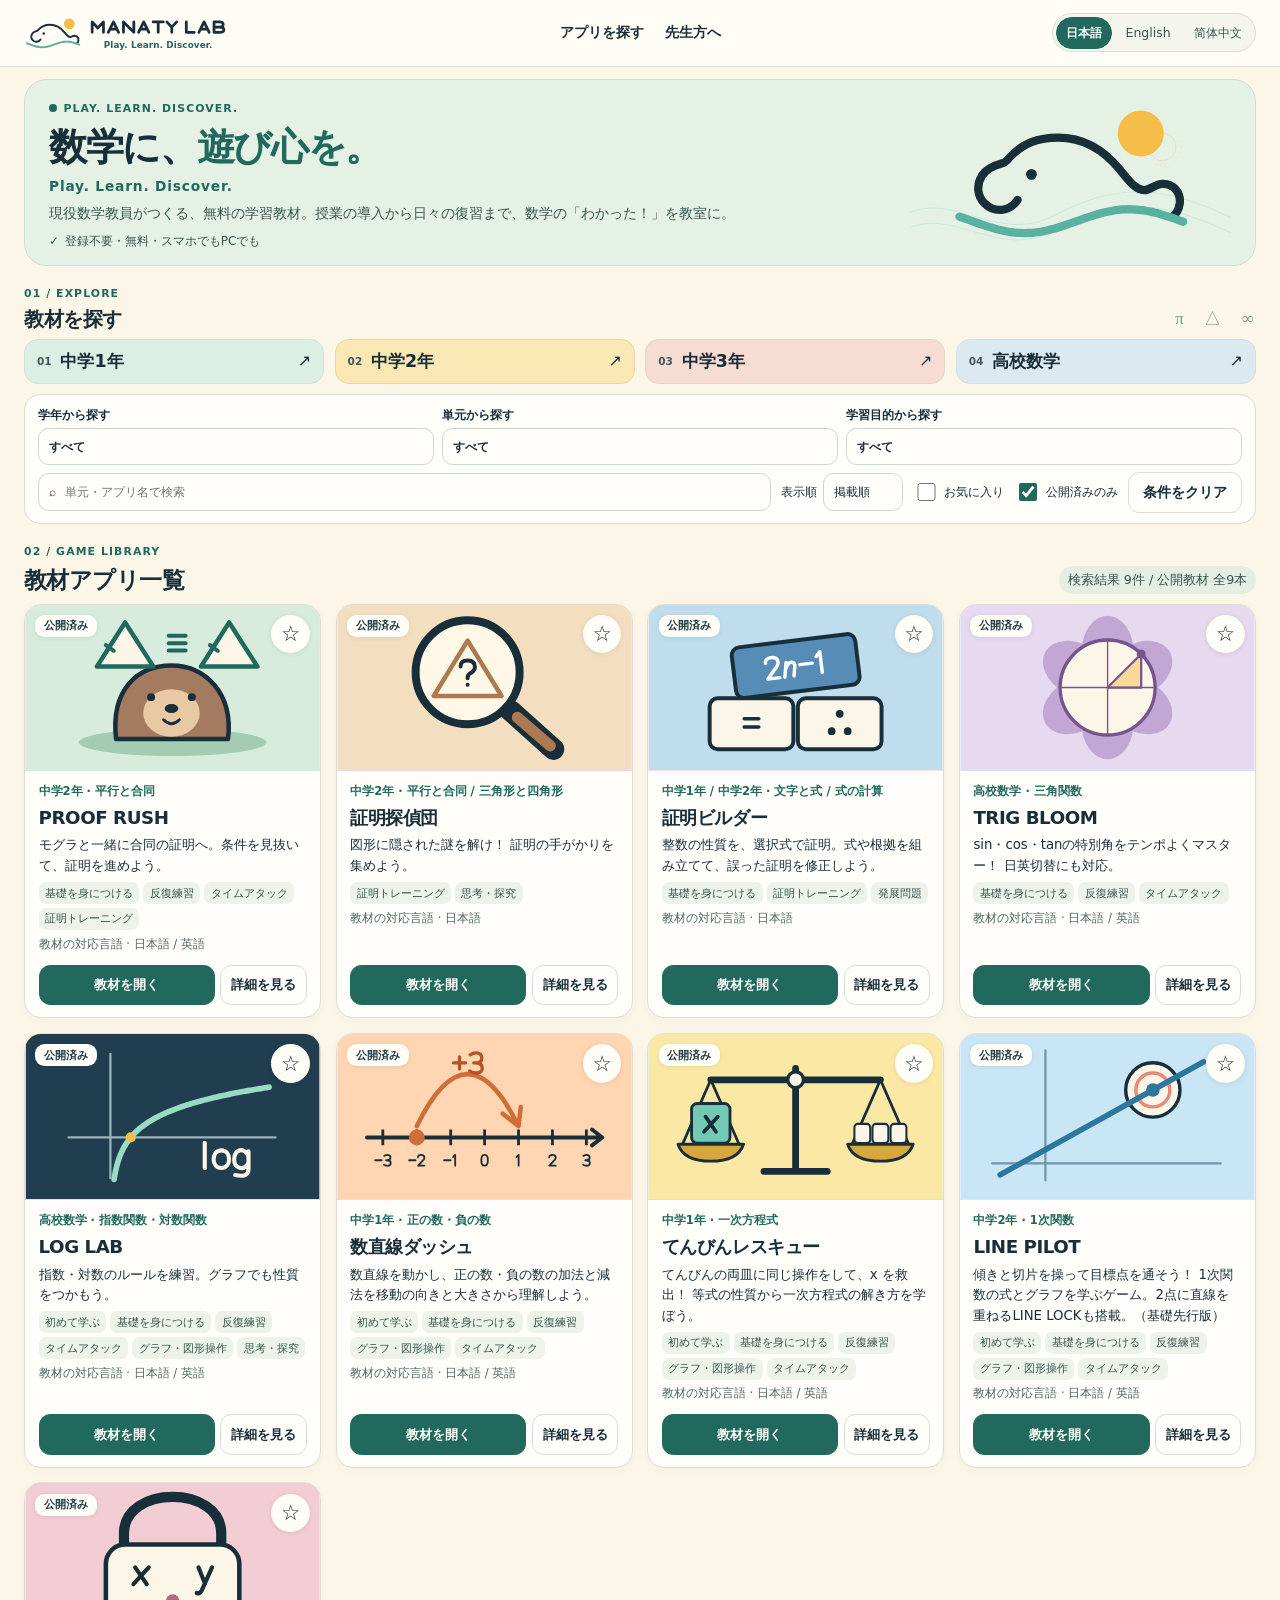
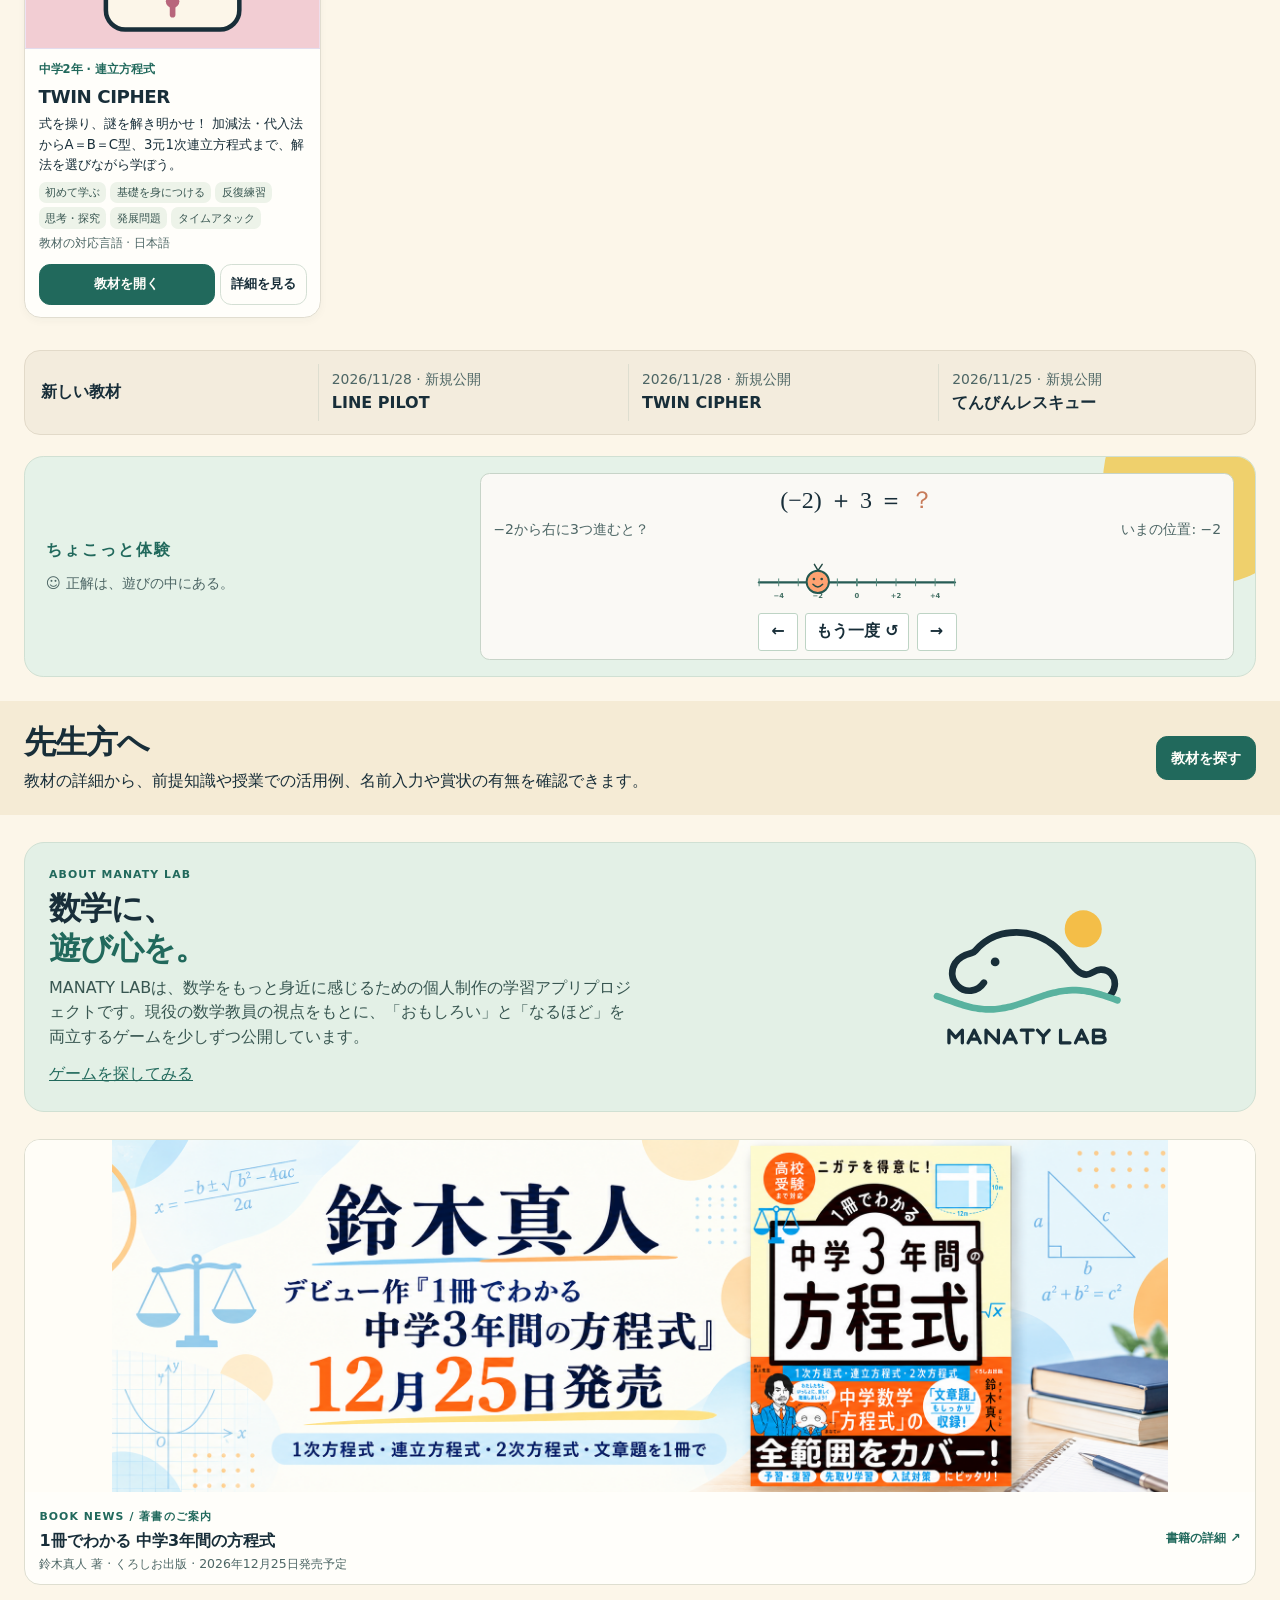
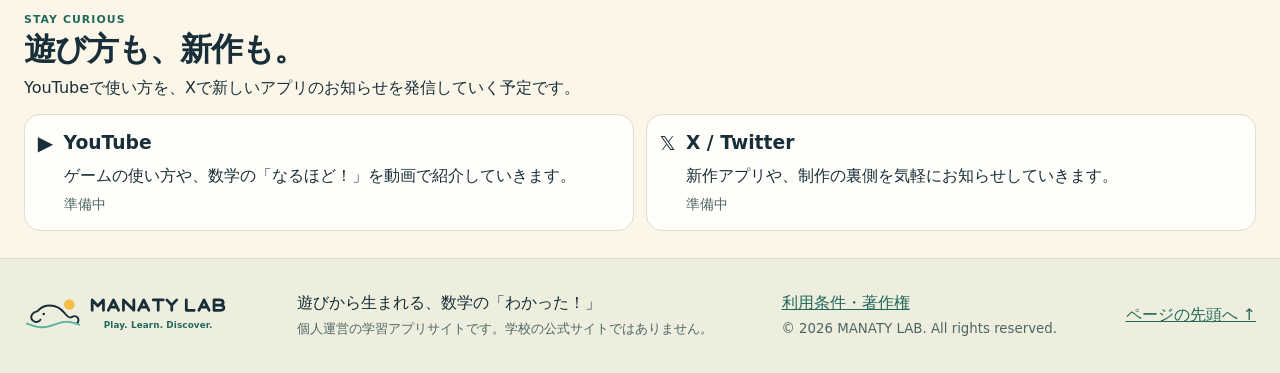
<file: index.html>
<!doctype html>
<html lang="ja">
<head>
  <meta charset="utf-8">
  <meta name="viewport" content="width=device-width, initial-scale=1, viewport-fit=cover">
  <meta name="theme-color" content="#fcf6e9">
  <meta name="description" content="MANATY LAB — 遊びから生まれる、数学の「わかった！」。中学・高校数学を楽しく学べる無料の学習ゲームを公開しています。">
  <meta property="og:type" content="website">
  <meta property="og:title" content="MANATY LAB | Play. Learn. Discover.">
  <meta property="og:description" content="遊びから生まれる、数学の「わかった！」無料で遊べる数学の学習アプリ。">
  <meta property="og:locale" content="ja_JP">
  <title>MANATY LAB — Play. Learn. Discover.</title>
  <link rel="icon" type="image/svg+xml" href="./assets/brand/v0.9/manaty-icon-micro.svg">
  <link rel="stylesheet" href="./styles.css">
  <link rel="stylesheet" href="./editorial.css">
  <style>

    /* MANATY LAB / Cream Playground. Brand shell only; app artwork remains unchanged. */
    :root{--paper:#fff8e9;--ink:#203b45;--muted:#53666b;--line:#e5d9c5;--green:#176b60;--mint:#e1f1e6;--white:#fffefa;--yellow:#f4be48;--coral:#e97d69}
    body{line-height:1.55;background:var(--paper)}
    .container{width:min(calc(100% - 3rem),84rem)}
    .site-header{background:#fffaf0;border-bottom:1px solid #e5d9c5}
    .header-inner{min-height:3.75rem;gap:1rem}
    .wordmark{font-size:1.13rem;letter-spacing:-.045em}
    .wordmark-symbol{display:inline-block;background:var(--ink);color:#fff8e9;border-radius:10px;padding:.05rem .32rem;line-height:1.4;font-size:1.28rem}
    .wordmark-symbol span{color:var(--yellow)}
    .wordmark b{color:var(--green)}
    .desktop-nav{gap:1.3rem}
    .desktop-nav a{font-weight:750}
    .languages{border:1px solid var(--line);border-radius:2rem;padding:.15rem;background:var(--white)}
    .languages button{border-radius:2rem;min-height:2rem;padding-inline:.58rem}
    .languages [aria-pressed="true"]{background:var(--ink);color:white;border-color:var(--ink)}
    .hero-wrap{position:relative;isolation:isolate;overflow:hidden;display:grid;grid-template-columns:minmax(0,1.45fr) minmax(0,.55fr);gap:1.1rem;align-items:center;margin-block:1rem 1.15rem;padding:1.05rem 1.55rem;background:#f9e7b7;border:1px solid #e5c985;border-radius:1.25rem}
    .hero-wrap::before{content:"";position:absolute;z-index:-1;inset:0;background-image:radial-gradient(#b4a16740 1px,transparent 1px);background-size:18px 18px;mask-image:linear-gradient(90deg,transparent 35%,black)}
    .hero-copy h1,html:lang(ja) .hero-copy h1,html:lang(zh) .hero-copy h1{font-size:clamp(1.75rem,3.1vw,2.65rem);line-height:1.16;letter-spacing:-.045em;margin:.28rem 0 .35rem}
    .hero-copy h1 br{display:none}
    html:lang(en) .hero-copy h1 br{display:initial}
    .hero-english{font-size:.86rem;font-weight:750;letter-spacing:.06em;color:var(--green)}
    .hero-description{max-width:58em;font-size:.85rem;line-height:1.6;margin:.3rem 0 .4rem;color:var(--ink)}
    .eyebrow,.section-kicker,.play-label{font-size:.68rem;letter-spacing:.13em;font-weight:850;color:var(--green)}
    .eyebrow-dot{display:inline-block;width:.5rem;height:.5rem;background:var(--green);border-radius:50%;margin-right:.4rem}
    .hero-actions{display:none}
    .trust-row{margin-top:.35rem;font-size:.75rem;color:#4b625c}
    .hero-brand-art{position:relative;display:flex;align-items:center;justify-content:center;min-width:0;min-height:0}
    .lab-manatee{display:block;width:min(100%,15rem);height:auto;overflow:visible}
    .hero-stamp{position:absolute;right:0;top:0;line-height:1.04;font-size:clamp(.54rem,.78vw,.73rem);font-weight:900;letter-spacing:.07em;color:#365e58;transform:rotate(5deg)}
    .hero-stamp span{color:#9b493b}
    .catalog-section{padding-top:0}
    .catalog-heading{display:flex;justify-content:space-between;align-items:flex-end;gap:.7rem;margin-bottom:.6rem}
    .catalog-heading h2,#filterTitle{font-size:1.4rem;margin:.12rem 0 0;letter-spacing:-.035em}
    .catalog-decoration{color:#8d7853;font-size:.85rem;letter-spacing:.12em}
    .grade-shortcuts{gap:.65rem;margin-bottom:.6rem}
    .grade-shortcuts button{position:relative;display:grid;grid-template-columns:auto minmax(0,1fr) auto;gap:.55rem;min-height:3.05rem;border:1px solid #d0c5aa;border-radius:.65rem;padding:.45rem .75rem;color:var(--ink);box-shadow:0 2px 0 #203b4510}
    .grade-shortcuts button:nth-child(1){background:#cfe9d9}
    .grade-shortcuts button:nth-child(2){background:#f9df8c}
    .grade-shortcuts button:nth-child(3){background:#f6c7b8}
    .grade-shortcuts button:nth-child(4){background:#cbdcf4}
    .grade-shortcuts button span:first-child{grid-column:auto;font-size:.66rem;font-weight:850;letter-spacing:0;color:#40585e}
    .grade-shortcuts strong{font-size:clamp(.95rem,1.5vw,1.09rem);font-weight:850}
    .grade-shortcuts button:hover{outline:2px solid var(--ink);outline-offset:-2px}
    #filters{background:#fffdf7;border:1px solid var(--line);border-radius:.85rem;padding:.65rem .8rem}
    .filter-grid{gap:.5rem}
    .filter-grid label,.filter-tools label{font-size:.78rem}
    select,.search-box{border-radius:.5rem;border-color:#c9d2c8;min-height:2.35rem;padding-block:.3rem}
    .filter-tools{gap:.25rem .65rem;margin-top:.4rem}
    .filter-tools .quiet,.check{min-height:2.35rem}
    .button,.app-play,.quiet{border-radius:.55rem;font-weight:750}
    .button-dark,.app-play{background:var(--ink);border-color:var(--ink)}
    .button-dark:hover,.app-play:hover{background:var(--green)}
    .list-heading{margin:1.05rem 0 .65rem;align-items:end}
    .list-heading h2{font-size:1.45rem;margin-top:.12rem}
    .count-pill{font-size:.79rem;background:#f4ecdb;padding:.25rem .55rem;border-radius:2rem}
    #catalogStatus:empty{display:none}
    .app-grid{grid-template-columns:repeat(4,minmax(0,1fr));gap:1rem}
    .app-card{background:var(--white);border:1px solid #e2d7c4;border-radius:.9rem;overflow:hidden;box-shadow:0 3px 0 #5843250b}
    .app-art{height:auto;aspect-ratio:16/9;border-radius:0;border-bottom:1px solid #203b4510}
    .app-art svg{display:block;width:100%;height:100%}
    .app-content{padding:.8rem;gap:.35rem}
    .app-content h3{font-size:1.14rem;line-height:1.3;letter-spacing:-.025em}
    .app-content p{font-size:.83rem;line-height:1.55}
    .app-meta,.game-language{font-size:.72rem!important}
    .app-meta{color:var(--green);font-weight:750}
    .tags{gap:.25rem}
    .tags li{background:#f4f0e4;border:0;border-radius:.3rem;font-size:.69rem;padding:.15rem .4rem}
    .status-chip{border-radius:.35rem;background:#fffdf7;color:#203b45;font-size:.69rem;box-shadow:0 1px 4px #203b4518}
    .status-chip.published{background:#fffdf7}
    .favorite{border-radius:50%;border-color:#fff8e9;background:#fffdf7;min-width:2.4rem;min-height:2.4rem;box-shadow:0 1px 5px #203b451c}
    .app-actions{gap:.35rem;align-items:stretch}
    .app-actions .app-play{flex:1 1 auto}
    .app-actions .app-play,.app-actions .quiet{font-size:.8rem;min-height:2.55rem;padding:.4rem .6rem}
    .app-actions .quiet{background:#fffdf7;border-color:var(--line)}
    .news-section{margin:2rem auto 1.3rem;padding:.8rem 1rem;border:1px solid var(--line);border-radius:.8rem;background:#f6efdf}
    .news-card{border-left:1px solid var(--line)}
    .mini-section{margin-block:1.3rem}
    .mini-section .hero-visual{max-width:100%;display:grid;grid-template-columns:minmax(0,.55fr) minmax(0,1fr);align-items:center;gap:.6rem 1.25rem;border:1px solid #c6d9cb;border-radius:1rem;background:#e3efe2;padding:1rem 1.3rem}
    .mini-section .mini-stage{grid-column:2;grid-row:1/3;margin:0;padding:.5rem .75rem;border-radius:.6rem}
    .mini-section .play-label{align-self:end;font-size:1rem}
    .mini-section .hero-note{align-self:start;text-align:left;font-size:.9rem}
    .mini-section .mini-equation{font-size:1.5rem}
    .mini-section #miniTrack{max-height:4.5rem}
    .mini-section .mini-controls button{min-height:2.4rem;min-width:2.5rem}
    .teacher-section{margin-top:1.5rem;padding-block:1.3rem;background:#f1e4c7}
    .about-section,.connect-section{margin-block:1.7rem}
    .about-panel{background:var(--ink);border-radius:1rem;padding:1.5rem}
    .about-panel .section-kicker{color:#f4d17d}
    .about-orbit{width:7rem;border-color:#9bc1b2}
    .book-section{margin-block:1.5rem}
    .book-banner{background:#fffdf7;border:1px solid var(--line);border-radius:.8rem;overflow:hidden}
    .book-banner img{display:block;width:100%;height:auto;max-height:22rem;object-fit:contain;background:#fffdf7}
    .book-copy{padding:.7rem .9rem;border-left:0}
    .book-copy h2{font-size:1rem;line-height:1.4;margin:.1rem 0}
    .book-copy p,.book-cta{font-size:.78rem}
    .connect-card{border-radius:.7rem;border:1px solid var(--line);background:var(--white)}
    .site-footer{background:#f1e7d3}
    :focus-visible{outline:3px solid #9a542e;outline-offset:3px}
    @media(hover:hover) and (prefers-reduced-motion:no-preference){
      .app-card,.grade-shortcuts button{transition:transform .16s ease,box-shadow .16s ease,border-color .16s ease}
      .app-card:hover{transform:translateY(-3px);box-shadow:0 8px 16px #59432116;border-color:#bfb398}
      .grade-shortcuts button:hover{transform:translateY(-2px)}
      .lab-manatee{transition:transform .3s ease}
      .hero-brand-art:hover .lab-manatee{transform:translateY(-4px) rotate(-3deg)}
    }
    @media(min-width:55.01rem) and (max-width:70rem){.app-grid{grid-template-columns:repeat(3,minmax(0,1fr))}}
    @media(max-width:55rem){.app-grid{grid-template-columns:repeat(2,minmax(0,1fr))}.hero-wrap{grid-template-columns:minmax(0,1.6fr) minmax(0,.4fr);padding:1rem}}
    @media(max-width:41rem){
      .container{width:calc(100% - 1.25rem)}
      .header-inner{min-height:3.6rem}
      .wordmark{font-size:1rem}
      .languages button{padding-inline:.38rem;font-size:.71rem}
      .hero-wrap{grid-template-columns:minmax(0,1fr) 5.5rem;gap:.35rem;margin-block:.7rem .9rem;padding:.8rem .7rem;border-radius:.8rem}
      .hero-copy h1,html:lang(ja) .hero-copy h1,html:lang(zh) .hero-copy h1{font-size:clamp(1.35rem,5.8vw,1.85rem);line-height:1.2}
      .hero-copy h1 br{display:initial}
      .hero-english{font-size:.68rem}
      .hero-description{font-size:.76rem}
      .trust-row{font-size:.68rem}
      .hero-stamp{display:none}
      .grade-shortcuts{grid-template-columns:repeat(2,minmax(0,1fr));gap:.45rem}
      .grade-shortcuts button{min-height:2.85rem;padding:.45rem .5rem;gap:.35rem}
      #filters{padding:.55rem}
      .filter-tools{gap:.2rem .45rem}
      .list-heading{margin-top:.85rem}
      .app-grid{gap:.65rem}
      .app-content{padding:.6rem;gap:.3rem}
      .app-content h3{font-size:1rem}
      .app-content p{font-size:.77rem}
      .app-actions .app-play,.app-actions .quiet{font-size:.75rem;min-height:2.45rem;padding:.35rem .4rem}
      .status-chip{top:.35rem;left:.35rem;font-size:.61rem}
      .favorite{top:.35rem;right:.35rem;min-height:2.1rem;min-width:2.1rem;font-size:1.1rem}
      .mini-section .hero-visual{display:block;padding:.8rem}
      .mini-section .mini-stage{margin:.4rem 0}
      .mini-section .hero-note{text-align:right;font-size:.73rem}
      .book-copy{flex-direction:column;align-items:flex-start;gap:.35rem}
      .about-panel{padding:1.15rem}
    }
    @media(max-width:23rem){.app-grid{grid-template-columns:1fr}.hero-wrap{grid-template-columns:minmax(0,1fr) 4.2rem}}

  
    /* H / THE BEAUTY OF PLAY — a mathematical dark header and a warm, game-first library. */
    :root{--paper:#fcf6e9;--ink:#182e39;--muted:#52656a;--line:#e4dbca;--green:#176b60;--mint:#e1f1e6;--white:#fffefa;--yellow:#f4be48;--coral:#e78976}
    .site-header{background:#182e39;color:#fcf6e9;border-bottom:1px solid #36515a}
    .wordmark{letter-spacing:-.025em}
    .wordmark-symbol{background:#9adcc3;color:#182e39;border-radius:6px}
    .wordmark-symbol span{color:#182e39}
    .wordmark b{color:#9adcc3}
    .desktop-nav a{color:#f1efe5}
    .desktop-nav a:hover{text-decoration-color:#9adcc3;text-underline-offset:.35em}
    .languages{background:#203b46;border-color:#45616c}
    .languages button{color:#f1efe5}
    .languages [aria-pressed="true"]{background:#9adcc3;border-color:#9adcc3;color:#182e39;font-weight:850}
    .hero-wrap{background:#182e39;border:1px solid #34505a;border-radius:.85rem;color:#fcf6e9;grid-template-columns:minmax(0,1.2fr) minmax(0,.8fr);gap:1.4rem;margin-block:.85rem .9rem;padding:.8rem 1.45rem}
    .hero-wrap::before{background-image:linear-gradient(115deg,#182e39 30%,#254550 100%);mask-image:none}
    .hero-copy .eyebrow{color:#9adcc3}
    .eyebrow-dot{background:#9adcc3}
    .hero-copy h1,html:lang(ja) .hero-copy h1,html:lang(zh) .hero-copy h1{color:#fcf6e9;font-size:clamp(1.6rem,2.8vw,2.55rem);line-height:1.2;letter-spacing:-.04em;margin:.25rem 0 .4rem}
    .hero-copy h1 .highlight{color:#9adcc3}
    .hero-english{color:#9adcc3;font-size:.86rem}
    .hero-description{color:#e1e9e4;line-height:1.55;font-size:.83rem}
    .trust-row{color:#c0d3d4}
    .trust-mark{color:#f4be48}
    .hero-brand-art{width:100%;height:100%;max-height:9.7rem;overflow:hidden}
    .math-figure{display:block;width:100%;height:auto;max-height:9.7rem}
    .rose-curve{transform-origin:200px 77px}
    .catalog-heading{margin-bottom:.45rem}
    .catalog-heading h2,#filterTitle{font-size:1.25rem}
    .catalog-decoration{color:#176b60;font-family:Georgia,serif;font-size:1.05rem}
    .grade-shortcuts button{border:1px solid #d4cab8;min-height:2.85rem;border-radius:.45rem}
    .grade-shortcuts button:nth-child(1){background:#d0e9dd}
    .grade-shortcuts button:nth-child(2){background:#f8df9a}
    .grade-shortcuts button:nth-child(3){background:#f6cbbd}
    .grade-shortcuts button:nth-child(4){background:#d0dff2}
    #filters{border-radius:.55rem;background:#fffdf7;padding:.6rem .75rem}
    .list-heading{margin:.9rem 0 .6rem}
    .list-heading h2{font-size:1.45rem}
    .app-grid{gap:.9rem}
    .app-card{border-radius:.65rem;box-shadow:0 2px 0 #5843250c}
    .app-art{border-bottom:1px solid #182e3915}
    .app-content{padding:.72rem .8rem}
    .app-meta{color:#176b60}
    .button-dark,.app-play{background:#182e39;border-color:#182e39;color:#fcf6e9}
    .app-actions .app-play{justify-content:center}
    .about-panel{background:#182e39}
    .about-mascot{display:flex;flex-direction:column;align-items:center;justify-content:center;gap:.3rem;width:10rem;color:#9adcc3;font-size:.64rem;font-weight:800;letter-spacing:.13em}
    .about-mascot svg{width:100%;height:auto}
    .about-mascot svg g[font-family]{fill:#9adcc3}
    .teacher-section{background:#efe6d2}
    .site-footer{background:#182e39;color:#fcf6e9}
    .footer-inner small{color:#c0d3d4}
    .site-header :focus-visible,.hero-wrap :focus-visible,.site-footer :focus-visible{outline-color:#f4be48}
    @media(hover:hover) and (prefers-reduced-motion:no-preference){
      .rose-curve{transition:stroke-width .25s ease,fill-opacity .25s ease}
      .hero-brand-art:hover .rose-curve{stroke-width:2.5;fill-opacity:.14}
    }
    @media(max-width:55rem){.hero-wrap{grid-template-columns:minmax(0,1.4fr) minmax(0,.6fr);gap:.65rem}}
    @media(max-width:41rem){
      .hero-wrap{grid-template-columns:minmax(0,1fr) minmax(0,.45fr);gap:.4rem;padding:.8rem .75rem;border-radius:.6rem}
      .hero-copy h1,html:lang(ja) .hero-copy h1,html:lang(zh) .hero-copy h1{font-size:clamp(1.3rem,5.2vw,1.85rem)}
      .hero-description{font-size:.75rem}
      .hero-brand-art{max-height:7rem}
      .math-figure{max-height:7rem}
      .math-figure text{display:none}
      .about-mascot{width:7rem;justify-self:end}
      .app-card{border-radius:.55rem}
    }
    @media(max-width:23rem){.hero-wrap{grid-template-columns:minmax(0,1fr) 4.5rem}}

  
    /* Beta brand — fixed SVG assets, sourced from the approved image. */
    :root{--brand-mint:#73c9b5;--brand-gold:#f4be48;--brand-navy:#182e39;--brand-cream:#fcf6e9}
    .site-header .wordmark{display:flex;align-items:center;flex-shrink:0;min-width:0;line-height:1;padding:0}
    .header-brand-logo{display:block;width:clamp(11.2rem,20vw,15.2rem);height:auto;max-width:100%;object-fit:contain}
    .header-inner{min-height:4.35rem}
    .site-header .languages [aria-pressed="true"]{background:var(--brand-mint);border-color:var(--brand-mint)}
    .hero-copy h1 .highlight,.hero-copy .eyebrow,.hero-english{color:#9adcc3}
    .hero-wrap{border-radius:.85rem}
    .grade-shortcuts button:nth-child(1){background:#d0e9dd}
    .grade-shortcuts button:nth-child(2){background:#f8df9a}
    .about-mascot{width:min(100%,13rem);padding:.25rem}
    .about-mascot img{display:block;width:100%;height:auto}
    .footer-brand img{display:block;width:12.8rem;max-width:100%;height:auto}
    @media(max-width:55rem){.header-brand-logo{width:11.2rem}.header-inner{min-height:3.7rem}}
    @media(max-width:41rem){.header-inner{gap:.35rem;min-height:3.3rem}.header-brand-logo{width:clamp(8.1rem,39vw,10.4rem)}.header-tools{gap:.25rem;min-width:0}.languages{padding:.08rem}.languages button{padding-inline:.25rem;font-size:.69rem}.about-mascot{width:8.5rem}.footer-brand img{width:11rem}}
    @media(max-width:23rem){.header-brand-logo{width:7.8rem}.languages button{padding-inline:.18rem;font-size:.65rem}}

  
    /* Beta identity / gentle mathematical playground.
       Preserve the catalog and all controls; use the same fixed brand assets. */
    :root{--paper:#fcf6e9;--ink:#182e39;--muted:#4d6665;--line:#deded0;--green:#21695c;--mint:#e1f2e9;--white:#fffefa;--yellow:#f4be48;--coral:#e78976}
    body{background:var(--paper);color:var(--ink)}
    .site-header{background:#fffdf6;color:var(--ink);border-bottom:1px solid #e2dfd2}
    .header-inner{min-height:4.1rem}
    .desktop-nav a{color:var(--ink)}
    .desktop-nav a:hover{text-decoration-color:var(--green)}
    .languages{background:#f4f6ed;border-color:#d4e0d5;border-radius:2rem}
    .site-header .languages button{color:#385651;border-radius:2rem}
    .site-header .languages [aria-pressed="true"]{background:#21695c;border-color:#21695c;color:#fffefa}
    .hero-wrap{background:#e6f1e5;color:var(--ink);border:1px solid #cddfcf;border-radius:1.4rem;margin-block:.8rem .9rem;padding:.9rem 1.5rem;grid-template-columns:minmax(0,1.45fr) minmax(0,.55fr);gap:1rem;box-shadow:none}
    .hero-wrap::before{display:none;background:none}
    .hero-copy .eyebrow,.hero-english{color:#21695c}
    .eyebrow-dot{background:#21695c}
    .hero-copy h1,html:lang(ja) .hero-copy h1,html:lang(zh) .hero-copy h1{color:var(--ink);font-size:clamp(1.65rem,3vw,2.65rem);letter-spacing:-.035em;line-height:1.2;margin:.25rem 0 .4rem}
    .hero-copy h1 .highlight{color:#21695c}
    .hero-description{color:#385651;font-size:.87rem;line-height:1.65}
    .trust-row{color:#385651}
    .trust-mark{color:#21695c}
    .hero-brand-art{position:relative;display:grid;place-items:center;width:100%;max-height:9.9rem;min-width:0;overflow:hidden;isolation:isolate}
    .hero-ripples{position:absolute;inset:auto 0 0;width:100%;height:auto;z-index:-1}
    .hero-brand-mark{display:block;width:min(100%,15.5rem);height:auto;max-height:9.3rem;object-fit:contain}
    .section-kicker,.eyebrow{letter-spacing:.10em;color:#21695c}
    .catalog-decoration{color:#557a70;opacity:.75;font-family:Georgia,serif}
    .grade-shortcuts button{border:1px solid #d6e0d3;border-radius:.85rem;box-shadow:none;min-height:2.85rem}
    .grade-shortcuts button:nth-child(1){background:#dcefe4}
    .grade-shortcuts button:nth-child(2){background:#f9e8b4;border-color:#ead7a4}
    .grade-shortcuts button:nth-child(3){background:#f7dcd3;border-color:#ead3ca}
    .grade-shortcuts button:nth-child(4){background:#dce9f1;border-color:#cfdfeb}
    .grade-shortcuts button:hover{outline:2px solid #21695c;outline-offset:-2px}
    #filters{background:#fffefa;border:1px solid var(--line);border-radius:1rem;padding:.65rem .8rem}
    select,.search-box{background:#fffefa;border-color:#c7d9cf;border-radius:.65rem}
    .list-heading h2,.catalog-heading h2,#filterTitle{letter-spacing:-.025em;color:var(--ink)}
    .app-card{background:#fffefa;border:1px solid #e1ddd0;border-radius:1.05rem;box-shadow:0 3px 9px #203b4509;overflow:hidden}
    .app-art{border-radius:0;border-bottom:1px solid #203b450d}
    .app-content{padding:.75rem .85rem}
    .app-content h3{color:var(--ink)}
    .app-meta{color:#21695c}
    .tags li{background:#edf3e9;color:#385651;border-radius:.45rem}
    .count-pill{background:#e5eee2;color:#385651}
    .status-chip{background:#fffefa;border-radius:.6rem}
    .button,.app-play,.quiet{border-radius:.7rem}
    .button-dark,.app-play{background:#21695c;border-color:#21695c;color:#fffefa}
    .button-dark:hover,.app-play:hover{background:#174e45;border-color:#174e45}
    .app-actions .quiet{background:#fffefa;border-color:#d4dfd4}
    .news-section{background:#f3ecdd;border-color:#e2dac9;border-radius:1rem}
    .mini-section .hero-visual{background:#e5f2e8;border-color:#d0e0d3;border-radius:1.2rem}
    .teacher-section{background:#f5ebd5}
    .about-panel{background:#e3f0e6;color:var(--ink);border:1px solid #d0e0d3;border-radius:1.25rem}
    .about-panel .section-kicker,.about-panel h2 span,.about-panel .text-link{color:#21695c}
    .about-panel p{color:#385651}
    .about-mascot{width:min(100%,13rem)}
    .connect-card,.book-banner{background:#fffefa;border-radius:1rem}
    .site-footer{background:#eeeede;color:var(--ink);border-top:1px solid #d9ded0}
    .footer-inner small{color:#4d6665}
    .site-footer a{color:#21695c}
    .site-header :focus-visible,.hero-wrap :focus-visible,.site-footer :focus-visible,:focus-visible{outline:3px solid #21695c;outline-offset:3px}
    @media(hover:hover) and (prefers-reduced-motion:no-preference){
      .app-card:hover{transform:translateY(-3px);border-color:#b7cfc0;box-shadow:0 9px 18px #203b4512}
      .hero-brand-mark{transition:transform .28s ease}
      .hero-brand-art:hover .hero-brand-mark{transform:translateY(-3px)}
    }
    @media(max-width:55rem){.hero-wrap{grid-template-columns:minmax(0,1.4fr) minmax(0,.6fr);gap:.7rem;padding:1rem}.header-inner{min-height:3.7rem}}
    @media(max-width:41rem){
      .header-inner{min-height:3.35rem}
      .hero-wrap{grid-template-columns:minmax(0,1fr) minmax(0,.42fr);gap:.35rem;border-radius:1.05rem;padding:.85rem .7rem;margin-block:.65rem .8rem}
      .hero-copy h1,html:lang(ja) .hero-copy h1,html:lang(zh) .hero-copy h1{font-size:clamp(1.35rem,5.4vw,1.9rem)}
      .hero-description{font-size:.76rem}
      .hero-brand-art,.hero-brand-mark{max-height:7rem}
      .app-grid{gap:.65rem}
      .app-card{border-radius:.85rem}
      .app-content{padding:.6rem}
      .grade-shortcuts button{border-radius:.7rem}
      #filters{padding:.55rem}
      .about-mascot{width:9rem;justify-self:center}
    }
    @media(max-width:23rem){.hero-wrap{grid-template-columns:minmax(0,1fr) 4.7rem}}

      /* Keep the shared v0.9 brand master already deployed to the app family. */
    .site-header .wordmark,.footer-brand{display:inline-flex;align-items:center;gap:.38rem;text-decoration:none}
    .site-header .brand-symbol,.footer-brand .brand-symbol{display:block;width:clamp(2.5rem,5vw,3.6rem);height:auto;flex:0 0 auto}
    .brand-word{display:flex;flex-direction:column;align-items:center;gap:.12rem;min-width:0}
    .site-header .brand-word img,.footer-brand .brand-word img{width:clamp(6.6rem,11vw,9.5rem);height:auto;display:block}
    .brand-tagline{font-size:.55rem;font-weight:650;white-space:nowrap;color:#21695c;letter-spacing:.015em}
    .about-mascot .about-brand-wordmark{width:83%;height:auto}
    @media(max-width:41rem){.site-header .brand-symbol{width:2.15rem}.site-header .brand-word img{width:6.2rem}.site-header .wordmark{gap:.16rem}.brand-tagline{font-size:.44rem}}
    @media(max-width:23rem){.site-header .brand-symbol{width:1.8rem}.site-header .brand-word img{width:5.5rem}}
  
    /* Mobile-first catalog: the first games should appear near the top. */
    .mobile-filter-toggle{display:none}
    .advanced-filter-options{display:contents}
    .grade-shortcuts button[aria-pressed="true"]{outline:2px solid #21695c;outline-offset:-2px}
    @media(max-width:48rem){
      .container{width:calc(100% - 1.15rem)}
      .site-header .header-inner{min-height:3.25rem;gap:.3rem;padding-block:.25rem}
      .site-header .brand-word img{width:clamp(5.5rem,24vw,7.5rem)}
      .site-header .brand-symbol{width:clamp(1.9rem,8vw,2.6rem)}
      .site-header .languages button{min-height:2.5rem;padding-inline:.28rem;font-size:.69rem}
      .hero-wrap{display:block;margin:.4rem auto .55rem;padding:.55rem .75rem;border-radius:.85rem}
      .hero-copy .eyebrow,.hero-copy .hero-english,.hero-description,.hero-brand-art,.hero-actions{display:none}
      .hero-copy h1,html:lang(ja) .hero-copy h1,html:lang(zh) .hero-copy h1{font-size:clamp(1.2rem,4.8vw,1.75rem);margin:0;line-height:1.35;letter-spacing:-.025em}
      .hero-copy h1 br{display:none}
      .hero-copy .trust-row{font-size:.7rem;margin:.22rem 0 0;line-height:1.3}
      .catalog-heading{margin:0 0 .28rem}
      .catalog-heading .section-kicker,.catalog-decoration,.list-heading .section-kicker{display:none}
      .catalog-heading h2,#filterTitle{font-size:.96rem;margin:0}
      .grade-shortcuts{grid-template-columns:repeat(4,minmax(0,1fr));gap:.28rem;margin:0 0 .4rem}
      .grade-shortcuts button{display:flex;justify-content:center;text-align:center;min-height:2.65rem;padding:.25rem .1rem;border-radius:.65rem;gap:0}
      .grade-shortcuts button span{display:none}
      .grade-shortcuts button strong{font-size:clamp(.68rem,2.9vw,.88rem);line-height:1.25;overflow-wrap:anywhere}
      #filters{padding:0;border:0;background:transparent;margin:0}
      .filter-tools{display:grid;grid-template-columns:minmax(0,1fr) auto;gap:.35rem;margin:0;align-items:center}
      .filter-tools .search-box{margin:0;min-width:0;min-height:2.75rem;width:100%;box-sizing:border-box}
      .search-box input{font-size:16px;min-width:0;width:100%}
      .filter-tools .mobile-filter-toggle{display:inline-flex;min-height:2.75rem;padding:.35rem .6rem;font-size:.77rem;background:#fffefa;border-color:#c7d9cf;white-space:nowrap}
      #filters:not(.filters-expanded) .filter-grid,#filters:not(.filters-expanded) .advanced-filter-options{display:none}
      #filters.filters-expanded{display:flex;flex-direction:column;gap:.45rem}
      #filters.filters-expanded .filter-tools{display:contents}
      #filters.filters-expanded .search-box{order:-3}
      #filters.filters-expanded .mobile-filter-toggle{order:-2;align-self:flex-end;margin-top:-.15rem}
      #filters.filters-expanded .filter-grid{order:-1;display:grid;grid-template-columns:repeat(2,minmax(0,1fr));gap:.4rem;background:#fffefa;padding:.55rem;border:1px solid var(--line);border-radius:.75rem}
      #filters.filters-expanded .filter-grid label:last-child{grid-column:1/-1}
      #filters select{max-width:100%;font-size:16px;min-height:2.5rem}
      #filters.filters-expanded .advanced-filter-options{display:flex;flex-wrap:wrap;gap:.3rem .6rem;align-items:center;padding:.2rem .15rem}
      .list-heading{margin:.55rem 0 .35rem;gap:.3rem}
      .list-heading h2{font-size:1.12rem;margin:0}
      .count-pill{font-size:.7rem;margin:0}
      #catalogStatus[hidden],#retry[hidden],#more[hidden]{display:none!important}
      .app-grid{grid-template-columns:repeat(2,minmax(0,1fr));gap:.5rem}
      .app-card{border-radius:.85rem}
      .app-art{aspect-ratio:16/9;height:auto}
      .app-art .status-chip.published{display:none}
      .app-art .favorite{min-width:2.5rem;min-height:2.5rem;top:.15rem;right:.15rem}
      .app-content{padding:.48rem;gap:.25rem}
      .app-content h3{font-size:.94rem;line-height:1.25;margin:0;overflow-wrap:anywhere}
      .app-content .app-meta{font-size:.66rem!important;line-height:1.3}
      .app-content .app-summary{font-size:.75rem;line-height:1.4;margin:0;display:-webkit-box;-webkit-line-clamp:2;-webkit-box-orient:vertical;overflow:hidden;min-height:2.1em}
      .app-content .tags,.app-content .game-language{display:none}
      .app-actions{display:grid;grid-template-columns:1fr;gap:.2rem;margin-top:auto}
      .app-actions .app-play{min-height:2.6rem;font-size:.82rem;padding:.3rem .15rem}
      .app-actions .quiet{min-height:2.2rem;font-size:.73rem;padding:.25rem .1rem}
      #apps-title,#apps{scroll-margin-top:4rem}
      .news-section{margin-block:1rem}
    }
    @media(max-width:23rem){.app-grid{grid-template-columns:repeat(2,minmax(0,1fr))}.site-header .languages button{padding-inline:.15rem;font-size:.65rem}.site-header .brand-word img{width:5.1rem}.site-header .brand-symbol{width:1.7rem}.brand-tagline{font-size:.4rem}}

  </style>
  <script defer src="./app.js"></script>
</head>
<body>
  <a class="skip-link" href="#apps" data-i18n="skip">アプリ一覧へスキップ</a>
  <header class="site-header" id="top">
    <div class="header-inner container">
      <a class="wordmark" href="#top" data-label="home">
        <img class="brand-symbol" src="./assets/brand/v0.9/manaty-symbol.svg" alt="" width="52" height="32" decoding="async"><span class="brand-word"><img src="./assets/brand/v0.9/manaty-wordmark.svg" alt="MANATY LAB" width="150" height="25"><span class="brand-tagline">Play. Learn. Discover.</span></span>
      </a>
      <nav class="desktop-nav" data-label="navigation">
        <a href="#apps" data-i18n="navApps">アプリを探す</a>
        <a href="#how" data-i18n="teachers">先生方へ</a>
      </nav>
      <div class="header-tools">
        <div class="languages" role="group" data-label="language">
          <button type="button" data-lang="ja" aria-pressed="true" lang="ja">日本語</button>
          <button type="button" data-lang="en" aria-pressed="false" lang="en">English</button>
          <button type="button" data-lang="zh" aria-pressed="false" lang="zh-CN">简体中文</button>
        </div>
        <a class="header-cta" href="#apps"><span data-i18n="headerPlay">遊んでみる</span></a>
      </div>
    </div>
  </header>

  <main>
    <section class="hero-wrap container" aria-labelledby="hero-title">
      <div class="hero-copy">
        <span class="eyebrow"><span class="eyebrow-dot" aria-hidden="true"></span><span data-i18n="heroEyebrow">FREE MATH PLAYGROUND</span></span>
        <h1 id="hero-title" data-i18n-html="heroTitle">数学に、<br><span class="highlight">遊び心を。</span></h1>
        <p class="hero-english">Play. <strong>Learn.</strong> Discover.</p>
        <p class="hero-description" data-i18n="heroDesc">現役数学教員がつくる、無料の学習教材。授業の導入から日々の復習まで、数学の「わかった！」を教室に。</p>
        <div class="hero-actions">
          <a class="button button-dark" href="#apps"><span data-i18n="heroExplore">ゲームを見つける</span></a>
          <a class="button button-light" href="#how"><span data-i18n="teachers">先生方へ</span></a>
        </div>
        <div class="trust-row"><span class="trust-mark" aria-hidden="true">✓</span><span data-i18n="heroTrust">登録不要・無料・スマホでもPCでも</span></div>
      </div>

      <div class="hero-brand-art" aria-hidden="true">
        <svg class="hero-ripples" viewBox="0 0 440 168" xmlns="http://www.w3.org/2000/svg" fill="none">
          <path d="M-20 126C55 75 113 165 200 119S355 77 460 133M-20 147C55 96 113 186 200 140S355 98 460 154" stroke="#73c9b5" stroke-width="1.4" opacity=".23"/>
          <circle cx="346" cy="26" r="19" stroke="#d8b461" stroke-width="1" opacity=".35"/>
          <circle cx="346" cy="26" r="26" stroke="#d8b461" stroke-width=".8" stroke-dasharray="2 5" opacity=".3"/>
        </svg>
        <img class="hero-brand-mark" src="./assets/brand/v0.9/manaty-symbol.svg" alt="" width="466" height="278" fetchpriority="high">
      </div>
    </section>

    <section class="catalog-section container" id="apps" aria-labelledby="apps-title" tabindex="-1">
      <div class="catalog-heading"><div><span class="section-kicker">01 / EXPLORE</span><h2 id="filterTitle" data-i18n="find">教材を探す</h2></div><span class="catalog-decoration" aria-hidden="true"><span>π</span> &nbsp; △ &nbsp; ∞</span></div>
      <div class="grade-shortcuts" aria-label="Grade" data-label="byGrade"><button type="button" data-quick-grade="j1"><span aria-hidden="true">01</span><strong data-i18n="gradeJ1">中学1年</strong><span aria-hidden="true">↗</span></button><button type="button" data-quick-grade="j2"><span aria-hidden="true">02</span><strong data-i18n="gradeJ2">中学2年</strong><span aria-hidden="true">↗</span></button><button type="button" data-quick-grade="j3"><span aria-hidden="true">03</span><strong data-i18n="gradeJ3">中学3年</strong><span aria-hidden="true">↗</span></button><button type="button" data-quick-grade="high"><span aria-hidden="true">04</span><strong data-i18n="gradeHigh">高校数学</strong><span aria-hidden="true">↗</span></button></div>
      <form id="filters" aria-labelledby="filterTitle">
        <div class="filter-grid" id="advancedFilterGrid">
          <label><span data-i18n="byGrade">学年から探す</span><select id="grade"></select></label>
          <label><span data-i18n="byUnit">単元から探す</span><select id="unit"></select></label>
          <label><span data-i18n="byPurpose">学習目的から探す</span><select id="purpose"></select></label>
        </div>
        <div class="filter-tools">
          <label class="search-box"><span aria-hidden="true">⌕</span><span class="sr-only" data-i18n="searchLabel">教材を検索</span><input id="searchInput" type="search" data-i18n-placeholder="searchPlaceholder" autocomplete="off"></label>
          <button type="button" id="toggleFilters" class="quiet mobile-filter-toggle" aria-expanded="false" aria-controls="advancedFilterGrid advancedFilterOptions"><span data-i18n="filterMore">絞り込み</span> <span aria-hidden="true">⌄</span></button><div id="advancedFilterOptions" class="advanced-filter-options"><label class="sort-control"><span data-i18n="sortLabel">表示順</span><select id="sort"></select></label>
          <label class="check"><input type="checkbox" id="onlyFavorites"><span data-i18n="favorites">お気に入り</span></label>
          <label class="check"><input type="checkbox" id="onlyPublished" checked><span data-i18n="onlyPublished">公開済みのみ</span></label>
          <button type="button" class="quiet" id="resetFilters" data-i18n="clear">条件をクリア</button></div>
        </div>
      </form>
      <div class="section-heading list-heading">
        <div><span class="section-kicker">02 / GAME LIBRARY</span><h2 id="apps-title" data-i18n="library">教材アプリ一覧</h2></div>
        <p class="count-pill" id="appCount" aria-live="polite"></p>
      </div>
      <p id="catalogStatus" role="status"></p>
      <button type="button" id="retry" class="button button-dark" hidden data-i18n="retry">再試行</button>
      <div class="app-grid" id="appGrid"></div>
      <button type="button" id="more" class="button button-light more" hidden data-i18n="more">さらに表示</button>
    </section>

    <section class="news-section container" aria-labelledby="newsTitle">
      <h2 id="newsTitle" data-i18n="news">新しい教材</h2>
      <div id="newsList"></div>
    </section>

    <section class="mini-section container" aria-label="Mini math game">
      <div class="hero-visual" data-label="miniLabel">
        <span class="visual-decor visual-decor-one" aria-hidden="true">✦</span>
        <span class="visual-decor visual-decor-two" aria-hidden="true">＋</span>
        <div class="play-label"><span class="play-label-dot"></span><span data-i18n="miniLabel">ちょこっと体験</span></div>
        <div class="hero-blob" aria-hidden="true"></div>
        <div class="mini-stage">
          <div class="mini-equation" aria-hidden="true"><span class="mini-equation-x">(−2)</span><span>＋</span><span>3</span><span>＝</span><span class="mini-result" id="miniResult">?</span></div>
          <div class="mini-guides"><span data-i18n="miniInstruction">矢印を押して、数字を動かそう</span><span id="miniStatus" aria-live="polite">0</span></div>
          <svg id="miniTrack" viewBox="0 0 470 148" role="img" aria-label="Number line from minus five to plus five">
            <path d="M34 85 H436" stroke="#265c55" stroke-width="5" stroke-linecap="round"/>
            <g id="miniTicks"></g><g id="miniRunner"></g>
          </svg>
          <div class="mini-controls">
            <button type="button" id="miniLeft" data-label="left">←</button>
            <button type="button" id="miniReset"><span data-i18n="miniReset">もう一度</span> ↺</button>
            <button type="button" id="miniRight" data-label="right">→</button>
          </div>
        </div>
        <div class="hero-note"><span class="smile" aria-hidden="true">☺</span><span data-i18n="heroVisualNote">正解は、遊びの中にある。</span></div>
      </div>
    </section>

    <section class="teacher-section" id="how" aria-labelledby="teacherTitle">
      <div class="container teacher-layout">
        <div><h2 id="teacherTitle" data-i18n="teachers">先生方へ</h2><p data-i18n="teacherBody">教材の詳細から、前提知識や授業での活用例、名前入力や賞状の有無を確認できます。</p></div>
        <a class="button button-dark" href="#apps" data-i18n="find">教材を探す</a>
      </div>
    </section>

    <dialog id="details" aria-labelledby="detailTitle">
      <div class="detail-top"><h2 id="detailTitle"></h2><form method="dialog"><button autofocus type="submit" class="quiet" data-i18n="close">閉じる</button></form></div>
      <div id="detailBody"></div>
    </dialog>

    <section class="about-section container" id="about">
      <div class="about-panel">
        <div><div class="section-kicker" data-i18n="aboutKicker">ABOUT MANATY LAB</div><h2 data-i18n-html="aboutTitle">数学に、<br><span>遊び心を。</span></h2><p data-i18n="aboutBody">MANATY LABは、数学をもっと身近に感じるための個人制作の学習アプリプロジェクトです。現役の数学教員の視点をもとに、「おもしろい」と「なるほど」を両立するゲームを少しずつ公開しています。</p><a href="#apps" class="text-link"><span data-i18n="aboutLink">ゲームを探してみる</span> </a></div>
        <div class="about-mascot" aria-hidden="true"><img src="./assets/brand/v0.9/manaty-symbol.svg" alt="" width="960" height="560" loading="lazy"><img class="about-brand-wordmark" src="./assets/brand/v0.9/manaty-wordmark.svg" alt="" width="1156" height="195" loading="lazy"></div>
      </div>
    </section>

    <section class="book-section container" id="book" aria-labelledby="bookTitle">
      <a class="book-banner" href="https://www.maruzenjunkudo.co.jp/products/9784801110496" target="_blank" rel="noopener noreferrer">
        <img id="bookBannerImage" src="./book-banner.png.png" alt="鈴木真人著『1冊でわかる 中学3年間の方程式』2026年12月25日発売予定" hidden>
        <div class="book-copy"><div><span class="section-kicker" data-i18n="bookKicker">BOOK NEWS / 著書のご案内</span><h2 id="bookTitle">1冊でわかる 中学3年間の方程式</h2><p data-i18n="bookMeta">鈴木真人 著 · くろしお出版 · 2026年12月25日発売予定</p></div><span class="book-cta" data-i18n="bookAction">書籍の詳細 ↗</span></div>
      </a>
    </section>

    <section class="connect-section container" id="connect">
      <div class="section-heading narrow"><div><div class="section-kicker" data-i18n="connectKicker">STAY CURIOUS</div><h2 data-i18n="connectTitle">遊び方も、新作も。</h2><p data-i18n="connectSubtitle">YouTubeで使い方を、Xで新しいアプリのお知らせを発信していく予定です。</p></div></div>
      <div class="connect-grid">
        <article class="connect-card youtube"><div class="connect-icon">▶</div><div><h3>YouTube</h3><p data-i18n="youtubeDesc">ゲームの使い方や、数学の「なるほど！」を動画で紹介していきます。</p><span class="soon-tag" id="youtubeTag" data-i18n="comingSoonSocial">準備中</span><a class="connect-link" id="youtubeLink" hidden target="_blank" rel="noopener noreferrer" data-i18n="visitChannel">チャンネルを見る ↗</a></div></article>
        <article class="connect-card social"><div class="connect-icon">𝕏</div><div><h3>X / Twitter</h3><p data-i18n="xDesc">新作アプリや、制作の裏側を気軽にお知らせしていきます。</p><span class="soon-tag" id="xTag" data-i18n="comingSoonSocial">準備中</span><a class="connect-link" id="xLink" hidden target="_blank" rel="noopener noreferrer" data-i18n="visitX">Xを見る ↗</a></div></article>
      </div>
    </section>
  </main>

  <footer class="site-footer"><div class="container footer-inner"><div><a class="footer-brand" href="#top"><img class="brand-symbol" src="./assets/brand/v0.9/manaty-symbol.svg" alt="" width="52" height="32" decoding="async"><span class="brand-word"><img src="./assets/brand/v0.9/manaty-wordmark.svg" alt="MANATY LAB" width="150" height="25"><span class="brand-tagline">Play. Learn. Discover.</span></span></a></div><div><p data-i18n="footerMessage">遊びから生まれる、数学の「わかった！」</p><small data-i18n="footerNote">個人運営の学習アプリサイトです。学校の公式サイトではありません。</small></div><div><a href="./terms.html" data-i18n="termsLink">利用条件・著作権</a><br><small>© 2026 MANATY LAB. All rights reserved.</small></div><a href="#top" class="to-top" data-i18n="backToTop">ページの先頭へ</a></div></footer>
</body>
</html>
</file>
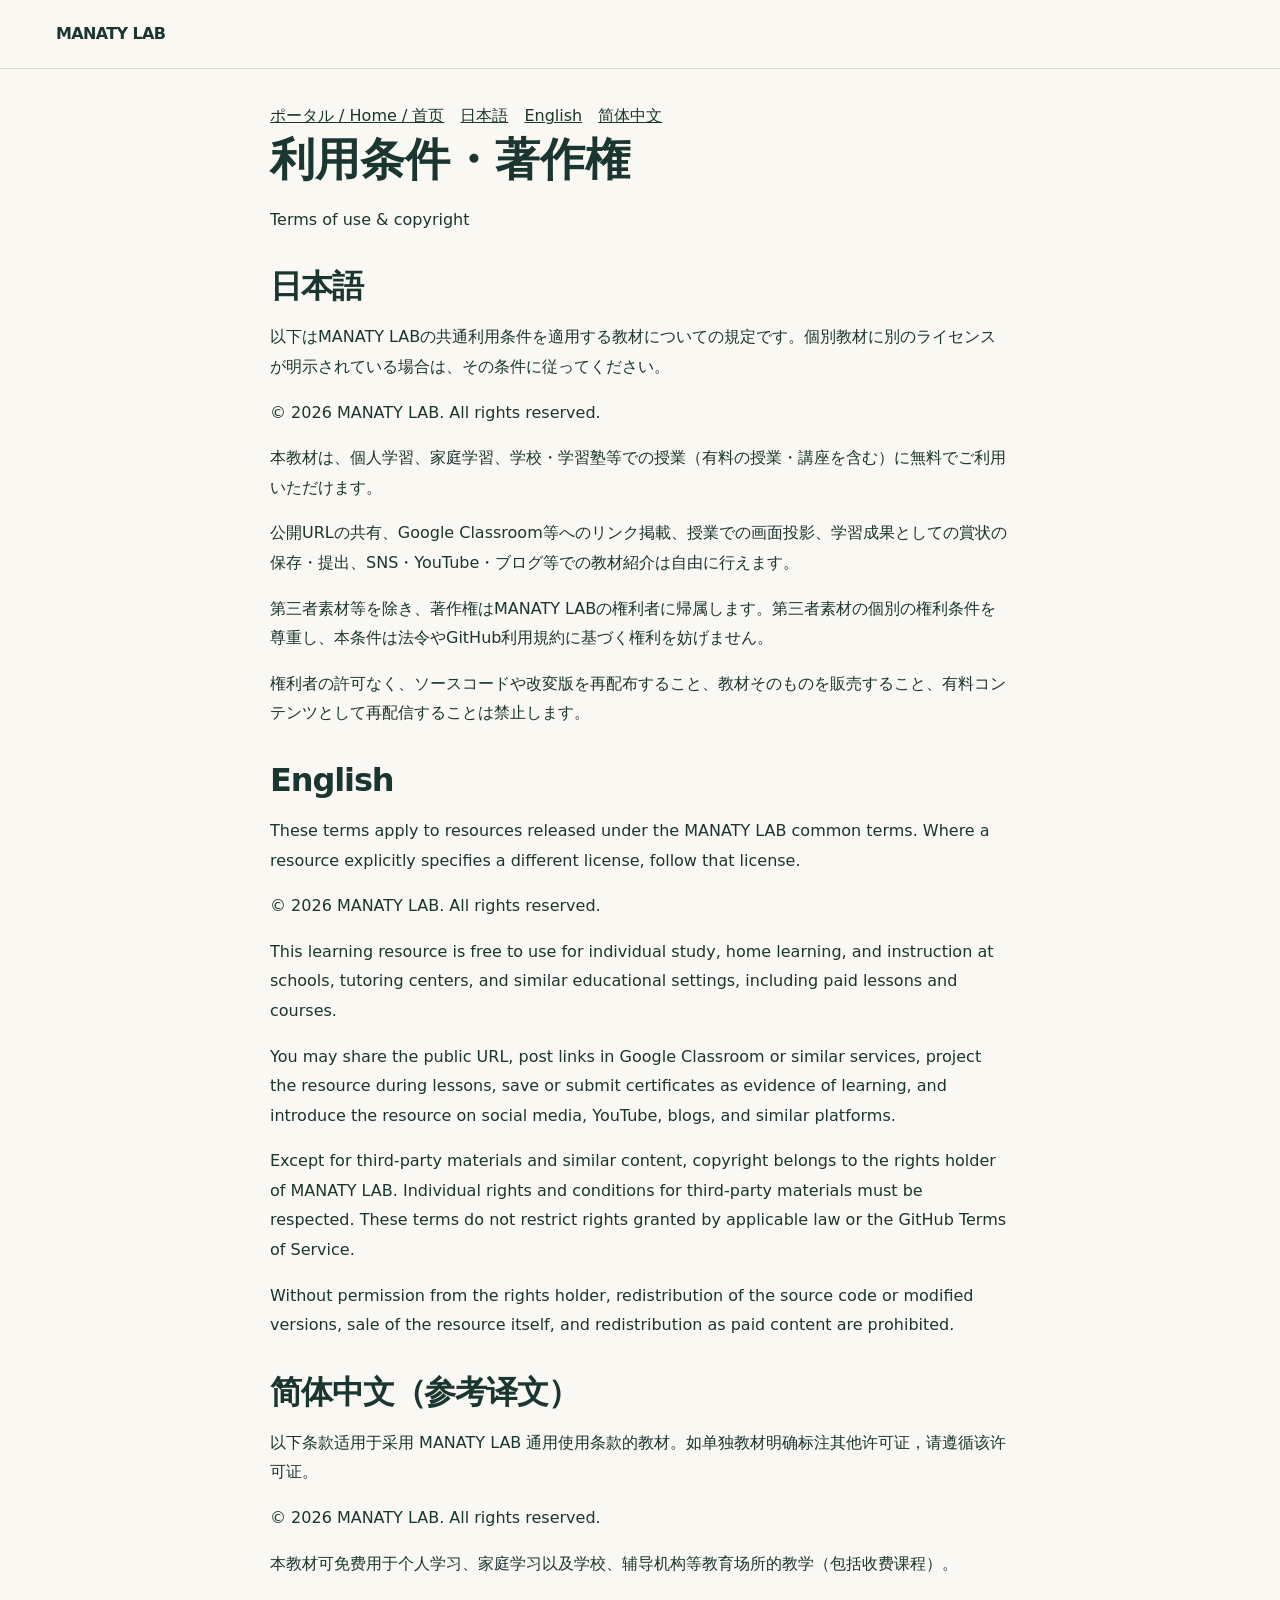
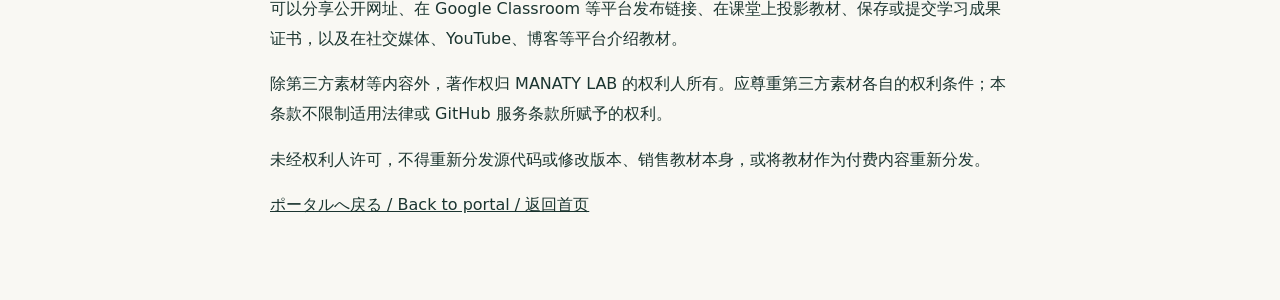
<file: terms.html>
<!doctype html>
<html lang="ja"><head><meta charset="utf-8"><meta name="viewport" content="width=device-width, initial-scale=1"><title>利用条件・著作権 | MANATY LAB</title><link rel="stylesheet" href="./styles.css"><style>.terms{max-width:780px;margin:0 auto;padding:32px 20px 64px;line-height:1.85}.terms h1{font-size:clamp(1.8rem,5vw,2.8rem);line-height:1.3}.terms h2{margin-top:2rem}.terms p{margin:1em 0}.terms a{text-decoration:underline}.terms nav{display:flex;gap:1rem;flex-wrap:wrap}</style></head><body><header class="site-header"><div class="container header-inner"><a class="wordmark" href="./">MANATY LAB</a></div></header><main class="terms"><nav aria-label="Languages"><a href="./">ポータル / Home / 首页</a><a href="#ja" lang="ja">日本語</a><a href="#en" lang="en">English</a><a href="#zh" lang="zh-CN">简体中文</a></nav><h1>利用条件・著作権</h1><p>Terms of use &amp; copyright</p><section id="ja" lang="ja"><h2>日本語</h2><p>以下はMANATY LABの共通利用条件を適用する教材についての規定です。個別教材に別のライセンスが明示されている場合は、その条件に従ってください。</p><p>© 2026 MANATY LAB. All rights reserved.</p>
<p>本教材は、個人学習、家庭学習、学校・学習塾等での授業（有料の授業・講座を含む）に無料でご利用いただけます。</p>
<p>公開URLの共有、Google Classroom等へのリンク掲載、授業での画面投影、学習成果としての賞状の保存・提出、SNS・YouTube・ブログ等での教材紹介は自由に行えます。</p>
<p>第三者素材等を除き、著作権はMANATY LABの権利者に帰属します。第三者素材の個別の権利条件を尊重し、本条件は法令やGitHub利用規約に基づく権利を妨げません。</p>
<p>権利者の許可なく、ソースコードや改変版を再配布すること、教材そのものを販売すること、有料コンテンツとして再配信することは禁止します。</p></section><section id="en" lang="en"><h2>English</h2><p>These terms apply to resources released under the MANATY LAB common terms. Where a resource explicitly specifies a different license, follow that license.</p><p>© 2026 MANATY LAB. All rights reserved.</p>
<p>This learning resource is free to use for individual study, home learning, and instruction at schools, tutoring centers, and similar educational settings, including paid lessons and courses.</p>
<p>You may share the public URL, post links in Google Classroom or similar services, project the resource during lessons, save or submit certificates as evidence of learning, and introduce the resource on social media, YouTube, blogs, and similar platforms.</p>
<p>Except for third-party materials and similar content, copyright belongs to the rights holder of MANATY LAB. Individual rights and conditions for third-party materials must be respected. These terms do not restrict rights granted by applicable law or the GitHub Terms of Service.</p>
<p>Without permission from the rights holder, redistribution of the source code or modified versions, sale of the resource itself, and redistribution as paid content are prohibited.</p></section><section id="zh" lang="zh-CN"><h2>简体中文（参考译文）</h2><p>以下条款适用于采用 MANATY LAB 通用使用条款的教材。如单独教材明确标注其他许可证，请遵循该许可证。</p><p>© 2026 MANATY LAB. All rights reserved.</p><p>本教材可免费用于个人学习、家庭学习以及学校、辅导机构等教育场所的教学（包括收费课程）。</p><p>可以分享公开网址、在 Google Classroom 等平台发布链接、在课堂上投影教材、保存或提交学习成果证书，以及在社交媒体、YouTube、博客等平台介绍教材。</p><p>除第三方素材等内容外，著作权归 MANATY LAB 的权利人所有。应尊重第三方素材各自的权利条件；本条款不限制适用法律或 GitHub 服务条款所赋予的权利。</p><p>未经权利人许可，不得重新分发源代码或修改版本、销售教材本身，或将教材作为付费内容重新分发。</p></section><p><a href="./">ポータルへ戻る / Back to portal / 返回首页</a></p></main></body></html>
</file>
<file: styles.css>
:root {
  color-scheme: light;
  --paper: #f9f8f3;
  --ink: #1b3530;
  --muted: #486259;
  --line: #d3dfd5;
  --green: #174d40;
  --mint: #e0f1e6;
  --white: #fff;
  font-family: system-ui, "Hiragino Sans", "Microsoft YaHei", sans-serif;
  color: var(--ink);
  background: var(--paper);
}
* { box-sizing: border-box; }
[hidden] { display: none !important; }
html { scroll-padding-top: 5rem; scroll-behavior: smooth; }
body { margin: 0; line-height: 1.6; }
main { overflow-wrap: anywhere; }
h1, h2, h3, p { margin: 0; }
h2 { font-size: clamp(1.4rem, 3vw, 2rem); line-height: 1.25; letter-spacing: -.035em; }
a { color: inherit; }
button, select, input { font: inherit; color: inherit; }
button, select { cursor: pointer; }
button:disabled, select:disabled, input:disabled { cursor: default; opacity: .65; }
:focus-visible { outline: 3px solid #96613a; outline-offset: 3px; }
.container { width: min(100% - 2.5rem, 73rem); margin-inline: auto; }
.sr-only, .skip-link:not(:focus) { position: absolute; width: 1px; height: 1px; clip-path: inset(50%); overflow: hidden; white-space: nowrap; }
.skip-link:focus { position: fixed; z-index: 5; padding: .75rem; background: var(--white); }
.site-header { position: sticky; top: 0; z-index: 2; background: var(--paper); border-bottom: 1px solid var(--line); }
.header-inner, .header-tools, .wordmark, .desktop-nav { display: flex; align-items: center; }
.header-inner { justify-content: space-between; min-height: 4.25rem; gap: 1rem; }
.header-tools, .wordmark, .desktop-nav { gap: .8rem; }
.wordmark { font-weight: 900; text-decoration: none; letter-spacing: -.04em; white-space: nowrap; }
.wordmark b, .wordmark-symbol span { color: #24654f; }
.wordmark-symbol { border: 2px solid currentColor; border-radius: .6rem; padding-inline: .34rem; font-size: 1.2rem; }
.desktop-nav a, .header-cta { font-size: .9rem; text-decoration: none; font-weight: 650; }
.desktop-nav a:hover, .header-cta:hover { text-decoration: underline; }
.languages { display: flex; gap: .15rem; border: 1px solid var(--line); border-radius: 2rem; padding: .2rem; background: var(--white); }
.languages button { border: 0; border-radius: 2rem; background: transparent; font-size: .875rem; min-height: 2.25rem; padding-inline: .5rem; }
.languages [aria-pressed="true"] { background: var(--green); color: white; }
.hero-wrap { display: grid; grid-template-columns: 1.04fr 1fr; align-items: center; gap: clamp(1.2rem, 3.5vw, 3.5rem); padding-block: clamp(1.8rem,5vw,4.2rem) 2rem; }
.eyebrow, .section-kicker, .play-label { font-size: .85rem; font-weight: 800; letter-spacing: .08em; }
.eyebrow, .section-kicker { color: var(--green); }
.hero-copy h1 { font-size: clamp(2.5rem,5vw,4.25rem); line-height: 1.12; letter-spacing: -.064em; margin-block: .55rem; }
html:lang(ja) .hero-copy h1, html:lang(zh) .hero-copy h1 {
  font-size: clamp(1.82rem,3.08vw,3rem);
  letter-spacing: -.04em;
  line-break: strict;
}
.highlight { color: #226951; }
.hero-english { font-size: clamp(1.25rem,2.5vw,1.75rem); letter-spacing: -.03em; }
.hero-description { color: var(--muted); margin-block: .65rem 1rem; max-width: 38ch; }
.hero-actions { display: flex; flex-wrap: wrap; gap: .55rem; }
.button, .app-play, .quiet { display: inline-flex; align-items: center; justify-content: center; text-align: center; min-height: 2.75rem; padding: .52rem .88rem; font-size: .9rem; font-weight: 730; border: 1px solid var(--line); border-radius: .7rem; text-decoration: none; }
.button-dark, .app-play { background: var(--green); color: white; border-color: var(--green); }
.button-dark:hover, .app-play:hover { background: #24634f; }
.button-light, .quiet { background: var(--white); }
.button-light:hover, .quiet:hover, .news-card:hover { background: var(--mint); }
.trust-row { color: var(--muted); margin-top: .7rem; font-size: .875rem; }
.trust-mark { margin-inline-end: .35rem; }
.hero-visual { position: relative; isolation: isolate; overflow: hidden; background: #cee8d7; border: 1px solid #b7d6c3; border-radius: 1.65rem; padding: 1.25rem clamp(.8rem,3vw,2.1rem); }
.hero-blob { position: absolute; inset: -10% -8% auto auto; width: 16rem; aspect-ratio: 1; background: #e6f2df; border-radius: 50%; z-index: -1; }
.visual-decor { position: absolute; color: #507a68; font-size: 1.7rem; right: 1rem; top: .45rem; }
.visual-decor-two { top: auto; right: auto; bottom: .3rem; left: 1rem; }
.mini-stage { background: #fbfffb; border: 1px solid #b1d0bc; border-radius: 1.15rem; margin-block: .65rem; padding: .8rem; text-align: center; }
.mini-equation { display: flex; justify-content: center; gap: .45rem; font-size: clamp(1.7rem, 3.4vw, 2.7rem); font-weight: 850; font-variant-numeric: tabular-nums; }
.mini-result { min-width: 1ch; }
.mini-guides, .hero-note { color: var(--muted); font-size: .875rem; }
.mini-guides { display: flex; flex-wrap: wrap; justify-content: space-between; gap: .25rem .6rem; text-align: start; }
.hero-note { text-align: end; }
.smile { margin-inline-end: .3rem; }
#miniTrack { display: block; width: 100%; height: auto; max-height: 7.6rem; }
.mini-controls { display: flex; justify-content: center; gap: .45rem; }
.mini-controls button { min-width: 2.75rem; min-height: 2.75rem; border: 1px solid #bed4c5; border-radius: .65rem; background: #eaf4eb; padding-inline: .6rem; font-weight: 700; }
.mini-controls button:hover { background: #d7ebdc; }
.news-section { margin-block: 0 1.55rem; border-block: 1px solid var(--line); padding-block: .85rem; display: grid; grid-template-columns: minmax(9rem,.85fr) 3fr; align-items: center; gap: .65rem 1rem; }
.news-section h2 { font-size: 1.15rem; }
#newsList { display: flex; flex-wrap: wrap; gap: .6rem; }
.news-card { background: var(--white); border: 1px solid var(--line); border-radius: .7rem; text-align: start; padding: .35rem .8rem; flex: 1 1 9rem; }
.news-card > span { display: block; color: var(--muted); font-size: .87rem; }
.news-label { display: inline-block; white-space: nowrap; }
#filterTitle { margin-bottom: .65rem; }
#filters { padding: .9rem; border: 1px solid var(--line); border-radius: 1rem; background: #eef3ed; }
.filter-grid { display: grid; grid-template-columns: repeat(3,minmax(0,1fr)); gap: .6rem; }
.filter-grid label { display: grid; grid-template-columns: minmax(0,1fr); gap: .18rem; font-size: .875rem; font-weight: 750; min-width: 0; }
select, .search-box { min-height: 2.75rem; max-width: 100%; border: 1px solid #acbfb3; border-radius: .6rem; background: white; padding: .4rem .65rem; }
.filter-grid select { width: 100%; min-width: 0; }
select { appearance: none; padding-inline-end: 2rem; background: white url("data:image/svg+xml,%3Csvg xmlns='http://www.w3.org/2000/svg' viewBox='0 0 16 16'%3E%3Cpath d='m4 6 4 4 4-4' fill='none' stroke='%23174d40' stroke-width='2'/%3E%3C/svg%3E") right .55rem center / 1rem no-repeat; text-overflow: ellipsis; }
.filter-tools { display: flex; flex-wrap: wrap; align-items: center; gap: .55rem .8rem; margin-top: .7rem; }
.filter-tools label { font-size: .875rem; }
.search-box { flex: 1 1 15rem; display: flex; align-items: center; gap: .45rem; }
.search-box input { border: 0; background: transparent; width: 100%; min-width: 0; }
.sort-control, .check { display: flex; align-items: center; gap: .35rem; }
.check { min-height: 2.75rem; }
.check input { accent-color: var(--green); inline-size: 1.15rem; block-size: 1.15rem; }
.section-heading { display: flex; justify-content: space-between; align-items: baseline; flex-wrap: wrap; gap: .45rem; }
.list-heading { margin-block: 1.65rem .7rem; }
.count-pill, .game-language, .app-meta, #catalogStatus { color: var(--muted); font-size: .9rem; }
#retry { margin-block: .7rem; }
.app-grid { display: grid; grid-template-columns: repeat(3,minmax(0,1fr)); gap: 1rem; }
.app-card { display: flex; flex-direction: column; min-width: 0; background: var(--white); border: 1px solid var(--line); border-radius: 1.15rem; overflow: hidden; }
.app-art { position: relative; height: clamp(8.6rem,14vw,11.5rem); overflow: hidden; }
.app-art svg { display: block; width: 100%; height: 100%; }
.art-mint { background: #ddf2e6; }
.art-violet { background: #eee5f7; }
.art-peach { background: #ffeadf; }
.art-sky { background: #e0f0fa; }
.art-yellow { background: #f9ecc4; }
.status-chip, .favorite { position: absolute; top: .65rem; border: 1px solid #a1b6aa; background: var(--white); }
.status-chip { left: .65rem; border-radius: 1rem; font-size: .875rem; font-weight: 750; padding: .15rem .55rem; }
.status-chip.published { background: #f4fff5; }
.favorite { right: .65rem; min-width: 2.75rem; min-height: 2.75rem; border-radius: 50%; font-size: 1.35rem; line-height: 1; }
.favorite[aria-pressed="true"] { background: #ffedaa; border-color: #a07b35; }
.favorite:focus-visible { outline-offset: 1px; }
.app-content { display: flex; flex-direction: column; gap: .42rem; flex: 1; padding: .95rem; }
.app-content h3 { font-size: 1.24rem; line-height: 1.3; }
.tags { display: flex; flex-wrap: wrap; gap: .28rem; margin: 0; padding: 0; list-style: none; }
.tags li { background: #edf4ee; border-radius: .38rem; font-size: .875rem; padding: .12rem .42rem; }
.app-actions, .detail-actions { display: flex; flex-wrap: wrap; gap: .42rem; margin-top: auto; padding-top: .35rem; align-items: center; }
.more { display: flex; margin: 1rem auto 0; }
.teacher-section { margin-top: clamp(2.5rem,6vw,4rem); background: #e7f1e8; padding-block: 1.7rem; }
.teacher-layout, .footer-inner { display: flex; flex-wrap: wrap; justify-content: space-between; align-items: center; gap: 1rem; }
.teacher-layout p, .about-panel p, .connect-section p { margin-top: .45rem; }
.about-section, .connect-section { margin-block: clamp(2.3rem,5vw,4rem); }
.about-panel { display: grid; grid-template-columns: 1fr auto; gap: 1rem; align-items: center; background: #1c4138; color: white; padding: clamp(1rem,4vw,3rem); border-radius: 1.4rem; }
.about-panel .section-kicker { color: #a6dcc1; }
.about-panel h2 { margin-top: .3rem; }
.about-panel p { max-width: 58ch; }
.about-panel a { display: inline-block; margin-top: .75rem; }
.about-orbit { display: grid; place-content: center; width: clamp(7rem,17vw,12rem); aspect-ratio: 1; border: 1px solid #a6dcc1; border-radius: 50%; box-shadow: inset 0 0 0 1rem #285448; }
.orbit-center { font-size: 2.5rem; font-weight: 850; }
.orbit-text, .orbit { display: none; }
.connect-grid { display: grid; grid-template-columns: repeat(2,minmax(0,1fr)); gap: .7rem; margin-top: .8rem; }
.connect-card { background: white; border: 1px solid var(--line); border-radius: .85rem; padding: .8rem; display: flex; gap: .65rem; }
.connect-icon { font-size: 1.25rem; }
.soon-tag { display: inline-block; color: var(--muted); font-size: .875rem; margin-top: .35rem; }
.site-footer { border-top: 1px solid var(--line); padding-block: 1.25rem; }
.footer-brand { font-weight: 850; }
.footer-inner small { color: var(--muted); }
dialog { color: var(--ink); border: 1px solid var(--line); border-radius: 1.2rem; width: min(43rem, calc(100% - 2rem)); max-height: calc(100% - 2rem); padding: 0; overflow-wrap: anywhere; }
dialog::backdrop { background: #152d26aa; }
.detail-top { position: sticky; z-index: 1; top: 0; display: flex; align-items: center; justify-content: space-between; gap: .7rem; background: white; padding: .8rem 1rem; border-bottom: 1px solid var(--line); }
#detailBody { padding: 1rem; }
.detail-grid { display: grid; grid-template-columns: repeat(2,minmax(0,1fr)); gap: .75rem; margin: 0 0 .9rem; }
.detail-grid div { padding: .55rem; background: #eef4ee; border-radius: .55rem; }
.detail-grid dt { font-weight: 750; }
.detail-grid dd { color: var(--muted); margin: .2rem 0 0; }
@media (max-width: 55rem) {
  .desktop-nav { display: none; }
  .app-grid { grid-template-columns: repeat(2,minmax(0,1fr)); }
}
@media (max-width: 41rem) {
  .container { width: calc(100% - 1.5rem); }
  .header-inner { min-height: 3.75rem; gap: .4rem; }
  .header-cta { display: none; }
  .hero-wrap { grid-template-columns: 1fr; padding-block: 1.3rem 1rem; gap: .85rem; }
  .hero-copy h1 { font-size: clamp(2.06rem,8.1vw,3rem); letter-spacing: -.045em; }
  html:lang(ja) .hero-copy h1, html:lang(zh) .hero-copy h1 { font-size: clamp(1.68rem,7.7vw,2.5rem); }
  .hero-description { margin-block: .4rem .7rem; }
  .hero-visual { padding-block: .65rem; border-radius: 1rem; }
  .mini-stage { margin-block: .35rem; padding-block: .45rem; }
  #miniTrack { max-height: 5.3rem; }
  .news-section { grid-template-columns: 1fr; }
  .filter-grid { grid-template-columns: repeat(2,minmax(0,1fr)); }
  .filter-grid label:last-child { grid-column: 1 / -1; }
  .app-grid, .connect-grid { grid-template-columns: 1fr; }
  .about-panel { grid-template-columns: 1fr; }
  .about-orbit { display: none; }
  .detail-grid { grid-template-columns: 1fr; }
}
@media (prefers-reduced-motion: reduce) {
  *, *::before, *::after { scroll-behavior: auto !important; transition: none !important; animation: none !important; }
}
@media (prefers-reduced-motion: no-preference) {
  .button, .quiet, .favorite, .news-card { transition: background-color .15s ease; }
}
</file>
<file: editorial.css>
/* MANATY LAB / Editorial design v3. Existing functional styles remain in styles.css. */
:root {
  --paper:#faf9f5; --ink:#202925; --muted:#506059; --line:#d8ddd5;
  --green:#245b4b; --mint:#e8f0e7; --white:#fff;
  font-family:"Hiragino Sans","Yu Gothic","Meiryo",system-ui,sans-serif;
}
.container { width:min(100% - 3rem,73rem); }
.site-header { background:var(--paper); }
.header-inner { min-height:4.7rem; gap:1.25rem; }
.wordmark { font-size:1.15rem; letter-spacing:-.055em; }
.wordmark-symbol { border:0; border-radius:0; padding:0; font-size:1.65rem; }
.wordmark-symbol span { color:#b95b35; }
.desktop-nav { gap:1.5rem; }
.desktop-nav a { font-size:.87rem; }
.header-cta { display:none; }
.languages { border:0; background:transparent; border-radius:0; padding:0; gap:.2rem; }
.languages button { border-radius:2px; padding:.25rem .6rem; font-size:.78rem; min-height:2.35rem; border:1px solid transparent; white-space:nowrap; }
.languages [aria-pressed="true"] { background:transparent; color:var(--green); border-color:var(--green); font-weight:750; }
.hero-wrap { grid-template-columns:1.1fr .9fr; gap:clamp(2rem,5vw,5rem); padding-block:clamp(2.5rem,6vw,5.25rem) 2.2rem; }
.hero-copy h1, html:lang(ja) .hero-copy h1, html:lang(zh) .hero-copy h1 { font-size:clamp(2.8rem,5.8vw,5rem); line-height:1.17; letter-spacing:-.065em; margin:.7rem 0 1.15rem; }
.highlight { color:var(--green); }
.eyebrow,.section-kicker,.play-label { font-size:.72rem; letter-spacing:.115em; font-weight:750; }
.hero-english { font-size:1.15rem; font-weight:500; letter-spacing:0; }
.hero-description { font-size:1rem; line-height:1.85; margin-block:.85rem 1.3rem; max-width:36em; }
.hero-actions { gap:.65rem; }
.button,.app-play,.quiet { border-radius:3px; font-weight:650; }
.hero-actions .button { min-height:3.1rem; padding-inline:1.2rem; }
.hero-visual { background:#e6ede2; border:0; border-radius:2px; padding:1.5rem; }
.hero-blob { width:13rem; background:#f1cb58; inset:-5rem -3.5rem auto auto; opacity:.85; }
.visual-decor { display:none; }
.mini-stage { border:1px solid #c7d4c8; border-radius:2px; background:#faf9f5; margin-block:1rem; padding:1rem; }
.mini-equation { font-family:Georgia,"Times New Roman",serif; font-weight:500; }
.mini-controls button { border-radius:3px; background:#fff; }
.hero-note { font-size:.78rem; }
.book-section { margin-block:0 1.8rem; }
.book-banner { display:block; border-block:1px solid var(--line); color:inherit; text-decoration:none; background:#fffdf5; }
.book-banner:hover .book-cta { text-decoration:underline; }
.book-banner img { width:100%; height:auto; display:block; }
.book-copy { display:flex; justify-content:space-between; align-items:center; gap:1rem; padding:1rem 1.25rem; border-left:4px solid #e77b50; }
.book-copy h2 { font-size:clamp(1.05rem,2vw,1.45rem); line-height:1.5; margin:.15rem 0; letter-spacing:0; }
.book-copy p { font-size:.83rem; color:var(--muted); }
.book-cta { color:var(--green); font-size:.85rem; font-weight:700; flex-shrink:0; }
.news-section { padding-block:1rem; margin-bottom:2.6rem; }
.news-card { border:0; border-left:1px solid var(--line); border-radius:0; background:transparent; }
.news-section h2 { font-size:1rem; letter-spacing:0; }
#filterTitle { margin-bottom:1rem; }
.grade-shortcuts { display:grid; grid-template-columns:repeat(4,minmax(0,1fr)); gap:.6rem; margin-bottom:1rem; }
.grade-shortcuts button { border:0; background:#e6eee4; text-align:left; padding:.8rem .9rem; min-height:5.4rem; display:grid; grid-template-columns:1fr auto; gap:.15rem .5rem; align-items:center; }
.grade-shortcuts button:nth-child(2) { background:#f4e9c9; }
.grade-shortcuts button:nth-child(3) { background:#f1dfd3; }
.grade-shortcuts button:nth-child(4) { background:#dce8ed; }
.grade-shortcuts button span:first-child { grid-column:1/-1; font-size:.7rem; color:var(--muted); letter-spacing:.12em; }
.grade-shortcuts strong { font-size:clamp(1rem,1.8vw,1.35rem); }
.grade-shortcuts button:hover { outline:1px solid var(--green); outline-offset:-1px; }
#filters { background:transparent; border:1px solid var(--line); border-radius:2px; padding:1rem; }
select,.search-box { border-radius:2px; }
.list-heading { margin-block:2.25rem 1rem; }
.app-grid { gap:1.5rem; }
.app-card { border:0; border-bottom:1px solid var(--line); border-radius:0; background:transparent; }
.app-art { height:clamp(9rem,15vw,12rem); border-radius:2px; }
.app-content { padding:1rem 0 1.25rem; gap:.55rem; }
.app-content h3 { font-size:1.3rem; letter-spacing:-.02em; }
.app-content p { font-size:.92rem; line-height:1.7; }
.status-chip { border-radius:2px; font-size:.72rem; border:0; }
.favorite { border-radius:2px; }
.tags li { background:transparent; border:1px solid var(--line); border-radius:2px; font-size:.74rem; }
.teacher-section { background:#e6eee4; padding-block:2.5rem; }
.about-panel { border-radius:2px; background:#245b4b; }
.about-orbit { box-shadow:none; }
.connect-card { border-radius:0; background:transparent; border:0; border-top:1px solid var(--line); }
.site-footer { padding-block:2rem; }
dialog,.detail-grid div { border-radius:3px; }
@media(max-width:55rem) { .header-inner { gap:.4rem; } .hero-wrap { gap:1.3rem; } }
@media(max-width:41rem) {
  .container { width:calc(100% - 1.5rem); }
  .header-inner { min-height:3.9rem; flex-wrap:wrap; gap:.25rem .5rem; padding-block:.4rem; }
  .wordmark { font-size:1rem; }
  .wordmark-symbol { font-size:1.2rem; }
  .languages button { font-size:.72rem; padding-inline:.35rem; }
  .hero-wrap { grid-template-columns:1fr; padding-block:1.65rem 1.25rem; gap:1.15rem; }
  .hero-copy h1,html:lang(ja) .hero-copy h1,html:lang(zh) .hero-copy h1 { font-size:clamp(2.35rem,10vw,3.7rem); margin:.45rem 0 .7rem; }
  .hero-description { font-size:.94rem; margin-block:.5rem .8rem; }
  .hero-visual { padding:.85rem; }
  .mini-stage { padding:.6rem; margin-block:.5rem; }
  .book-copy { align-items:flex-start; flex-direction:column; gap:.5rem; padding:.8rem; }
  .grade-shortcuts { grid-template-columns:repeat(2,minmax(0,1fr)); }
  .grade-shortcuts button { min-height:4.6rem; }
  .news-section { margin-bottom:1.8rem; }
  .app-grid { gap:1.15rem; }
  .app-art { height:10rem; }
}

/* Curriculum roadmap / v4 — planning is separate from the playable library. */
.hero-stats{display:flex;gap:1.5rem;margin:1rem 0 .7rem;flex-wrap:wrap}
.hero-stats>div{display:flex;align-items:baseline;gap:.55rem}
.hero-stats strong{font-size:2rem;line-height:1;font-variant-numeric:tabular-nums;color:var(--green);font-weight:850}
.hero-stats span{font-size:.8rem;color:var(--muted)}
.roadmap-section{margin-block:3rem 2rem;padding-block:2rem;border-top:1px solid var(--line)}
.roadmap-heading{display:flex;align-items:flex-start;justify-content:space-between;gap:1.4rem;margin-bottom:1.3rem}
.roadmap-heading h2{font-size:clamp(1.8rem,3.5vw,2.9rem);letter-spacing:-.04em;margin:.35rem 0 .65rem;line-height:1.2}
.roadmap-heading p{font-size:.96rem;max-width:65ch;color:var(--muted);line-height:1.8}
.roadmap-summary{font-size:.9rem;font-weight:750;color:var(--green);padding:.7rem 1rem;border:1px solid var(--line);flex-shrink:0;max-width:100%}
.roadmap-tabs{display:grid;grid-template-columns:repeat(3,minmax(0,1fr));gap:.55rem;margin-bottom:.85rem}
.roadmap-tabs button{background:transparent;border:1px solid var(--line);border-radius:3px;display:flex;align-items:center;justify-content:space-between;gap:.4rem;text-align:left;min-height:3.3rem;padding:.65rem .9rem;color:var(--ink)}
.roadmap-tabs button[aria-pressed=true]{background:#245b4b;color:white;border-color:#245b4b}
.roadmap-tabs strong{font-size:1rem}.roadmap-tabs small{font-size:.8rem;font-variant-numeric:tabular-nums}
.roadmap-legend{display:flex;align-items:center;flex-wrap:wrap;gap:.4rem .65rem;font-size:.78rem;color:var(--muted);margin:.65rem 0 1rem}
.road-dot{display:inline-block;width:.6rem;height:.6rem;border-radius:50%;background:#adb9b1;flex:none}
.road-dot.live{background:#237b56}.road-dot.build{background:#ad671f}.road-dot.plan{background:#a1aca6}
.roadmap-grid{display:grid;grid-template-columns:repeat(4,minmax(0,1fr));gap:.8rem}
.road-item{display:flex;flex-direction:column;gap:.4rem;background:white;border:1px solid var(--line);border-top:4px solid #92b6a1;border-radius:3px;padding:1rem;min-width:0}
.road-item[data-domain=geometry]{border-top-color:#b98671}.road-item[data-domain=function]{border-top-color:#6f9fb1}.road-item[data-domain=data]{border-top-color:#bca15d}
.road-item-top{display:flex;flex-wrap:wrap;align-items:center;justify-content:space-between;gap:.4rem;font-size:.73rem;color:var(--muted)}
.road-state{display:inline-flex;align-items:center;gap:.3rem;font-weight:700}
.road-item h3{font-size:1.08rem;line-height:1.4;margin:.15rem 0}
.road-name{font-weight:800;color:var(--green);font-size:.93rem;overflow-wrap:anywhere;line-height:1.45}
.road-name small{display:block;font-size:.67rem;letter-spacing:.04em;color:var(--muted);margin-top:.15rem;font-weight:600}
.road-item p{font-size:.86rem;color:var(--muted);line-height:1.6;margin:.25rem 0 .45rem;flex:1}
.road-open{background:#e6eee4;border:0;border-radius:3px;text-align:left;font-size:.8rem;font-weight:750;color:#245b4b;min-height:2.5rem;padding:.45rem .6rem}
.road-open:hover{text-decoration:underline}.road-spacer{min-height:2.5rem}
.roadmap-note{margin-top:.85rem;font-size:.78rem;color:var(--muted);line-height:1.7}
.vision-section{background:#245b4b;color:#fff;padding:clamp(1.25rem,3vw,2.4rem);margin-bottom:2.2rem;border-radius:3px}
.vision-section .section-kicker{color:#bfe1d2}.vision-section h2{font-size:clamp(1.35rem,2.7vw,2.1rem);margin:.45rem 0 .7rem;line-height:1.35}.vision-section p{line-height:1.8;font-size:.95rem}.vision-method{border-top:1px solid #6d9988;margin-top:1rem;padding-top:.85rem;font-weight:750;color:#e3f2ea}
@media(max-width:65rem){.roadmap-grid{grid-template-columns:repeat(3,minmax(0,1fr))}}
@media(max-width:55rem){.roadmap-grid{grid-template-columns:repeat(2,minmax(0,1fr))}.roadmap-heading{flex-direction:column;gap:.6rem}.roadmap-summary{flex-shrink:1}.roadmap-tabs button{flex-direction:column;align-items:flex-start}.roadmap-section{margin-block:2rem 1.2rem}}
@media(max-width:41rem){.roadmap-grid{gap:.5rem}.road-item{padding:.7rem;gap:.3rem}.road-item h3{font-size:1rem}.road-name{font-size:.87rem}.road-item p{font-size:.8rem}.roadmap-tabs button{padding:.55rem .6rem}.roadmap-tabs strong{font-size:.9rem}.roadmap-tabs small{font-size:.76rem}.hero-stats{gap:.9rem}.hero-stats strong{font-size:1.65rem}.hero-stats span{font-size:.73rem}}
@media(max-width:350px){.roadmap-grid{grid-template-columns:1fr}}
</file>
